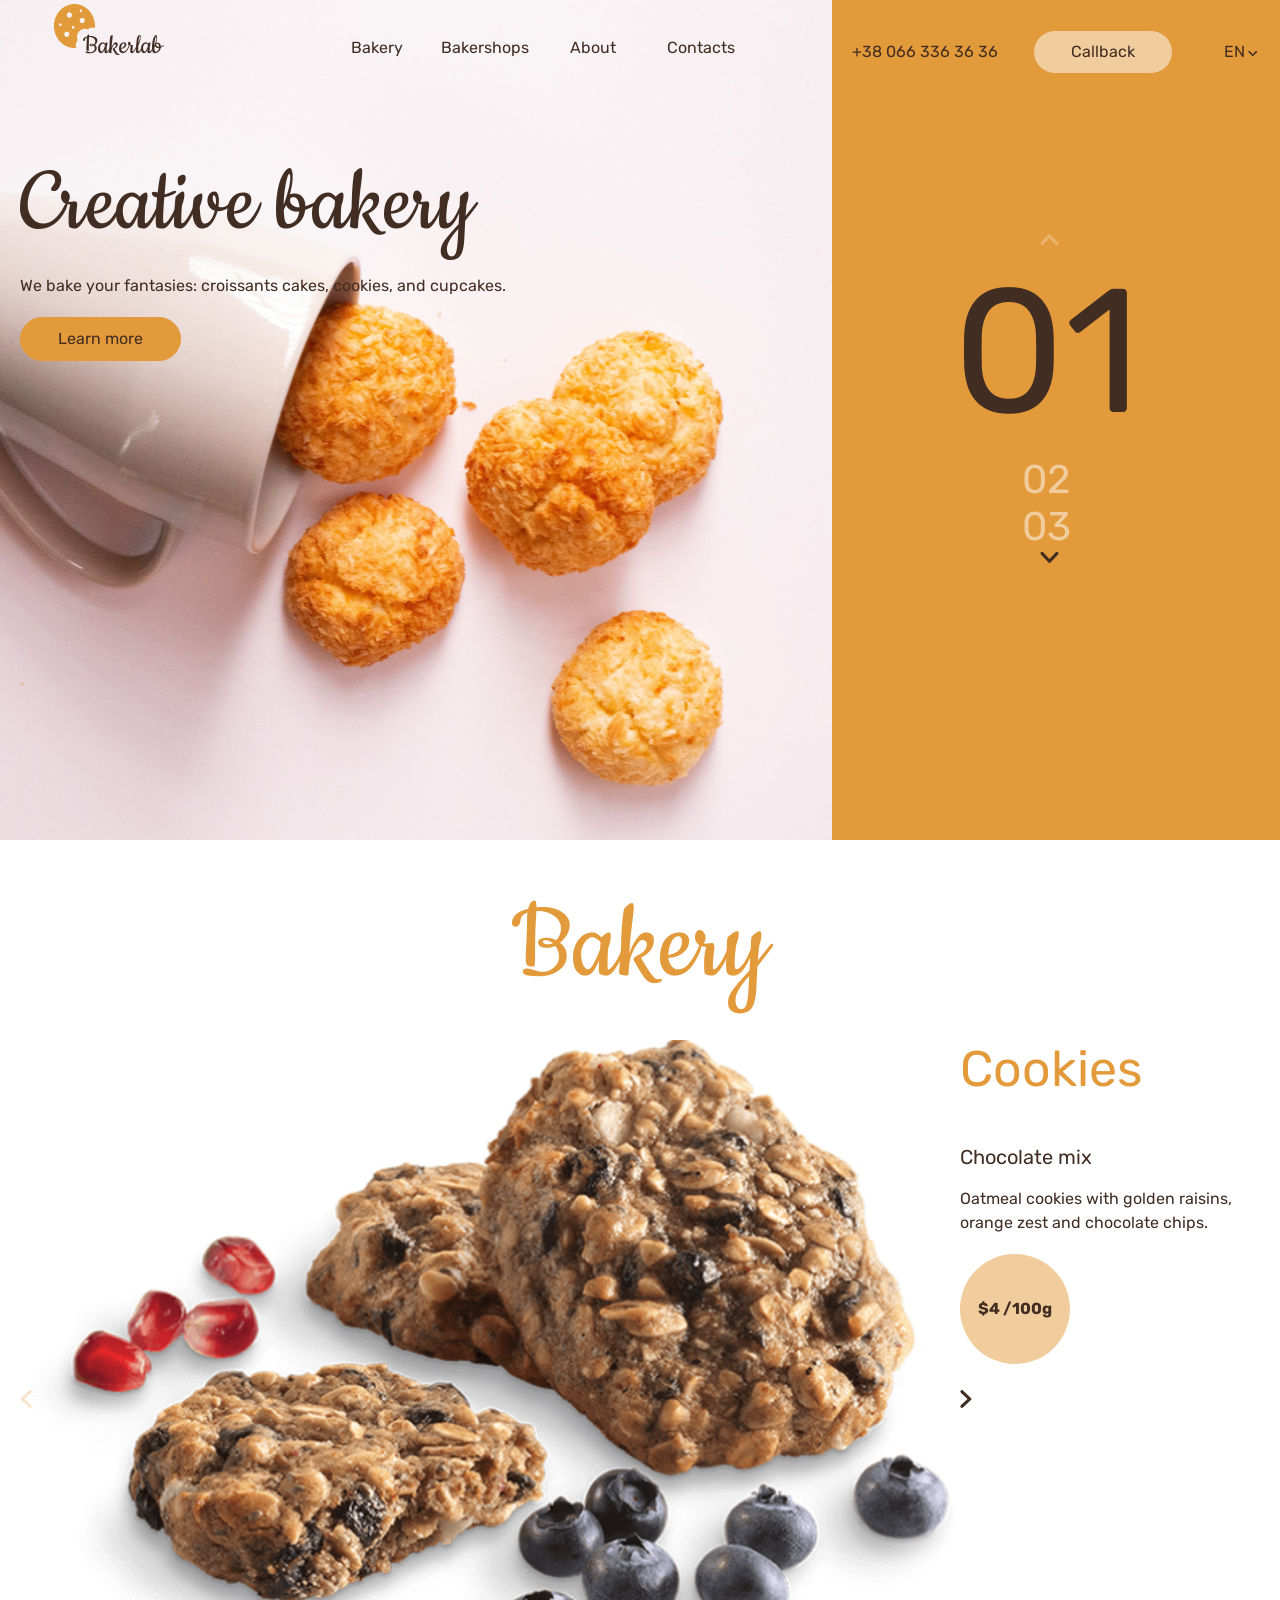
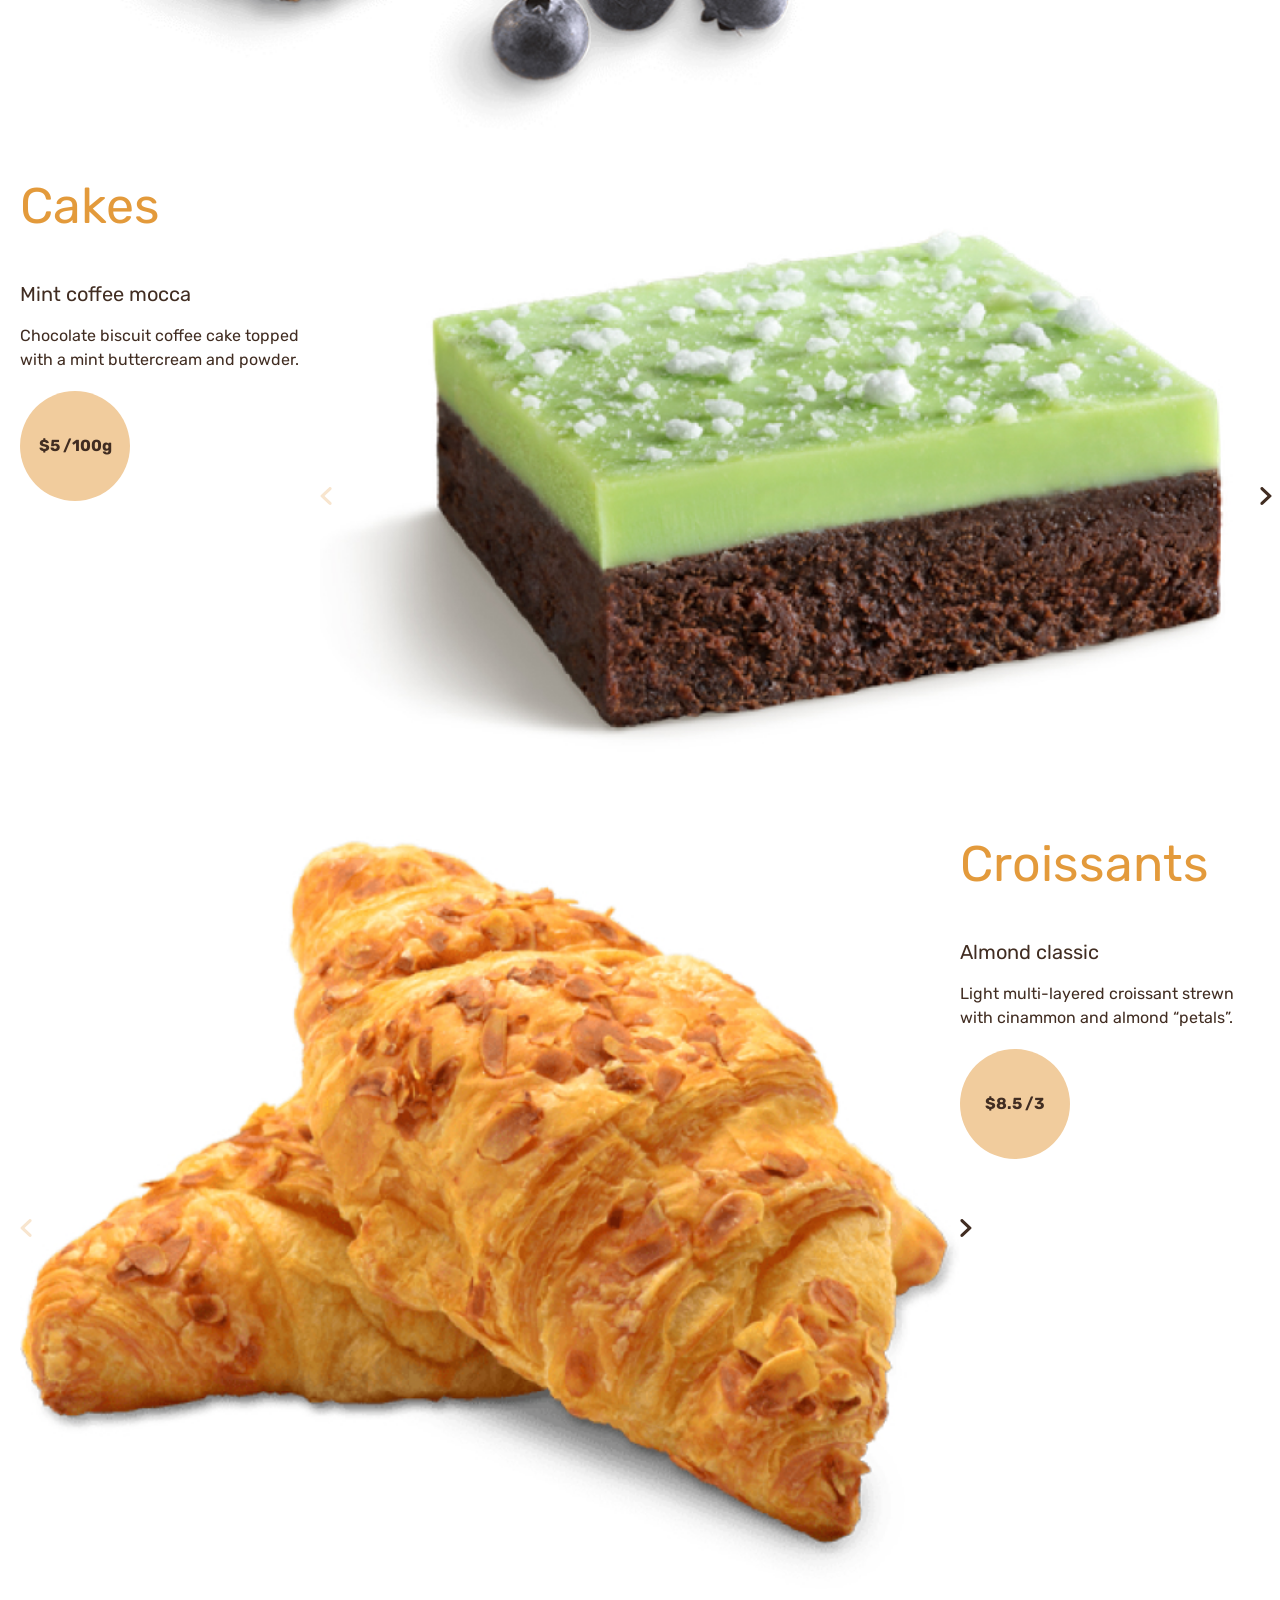
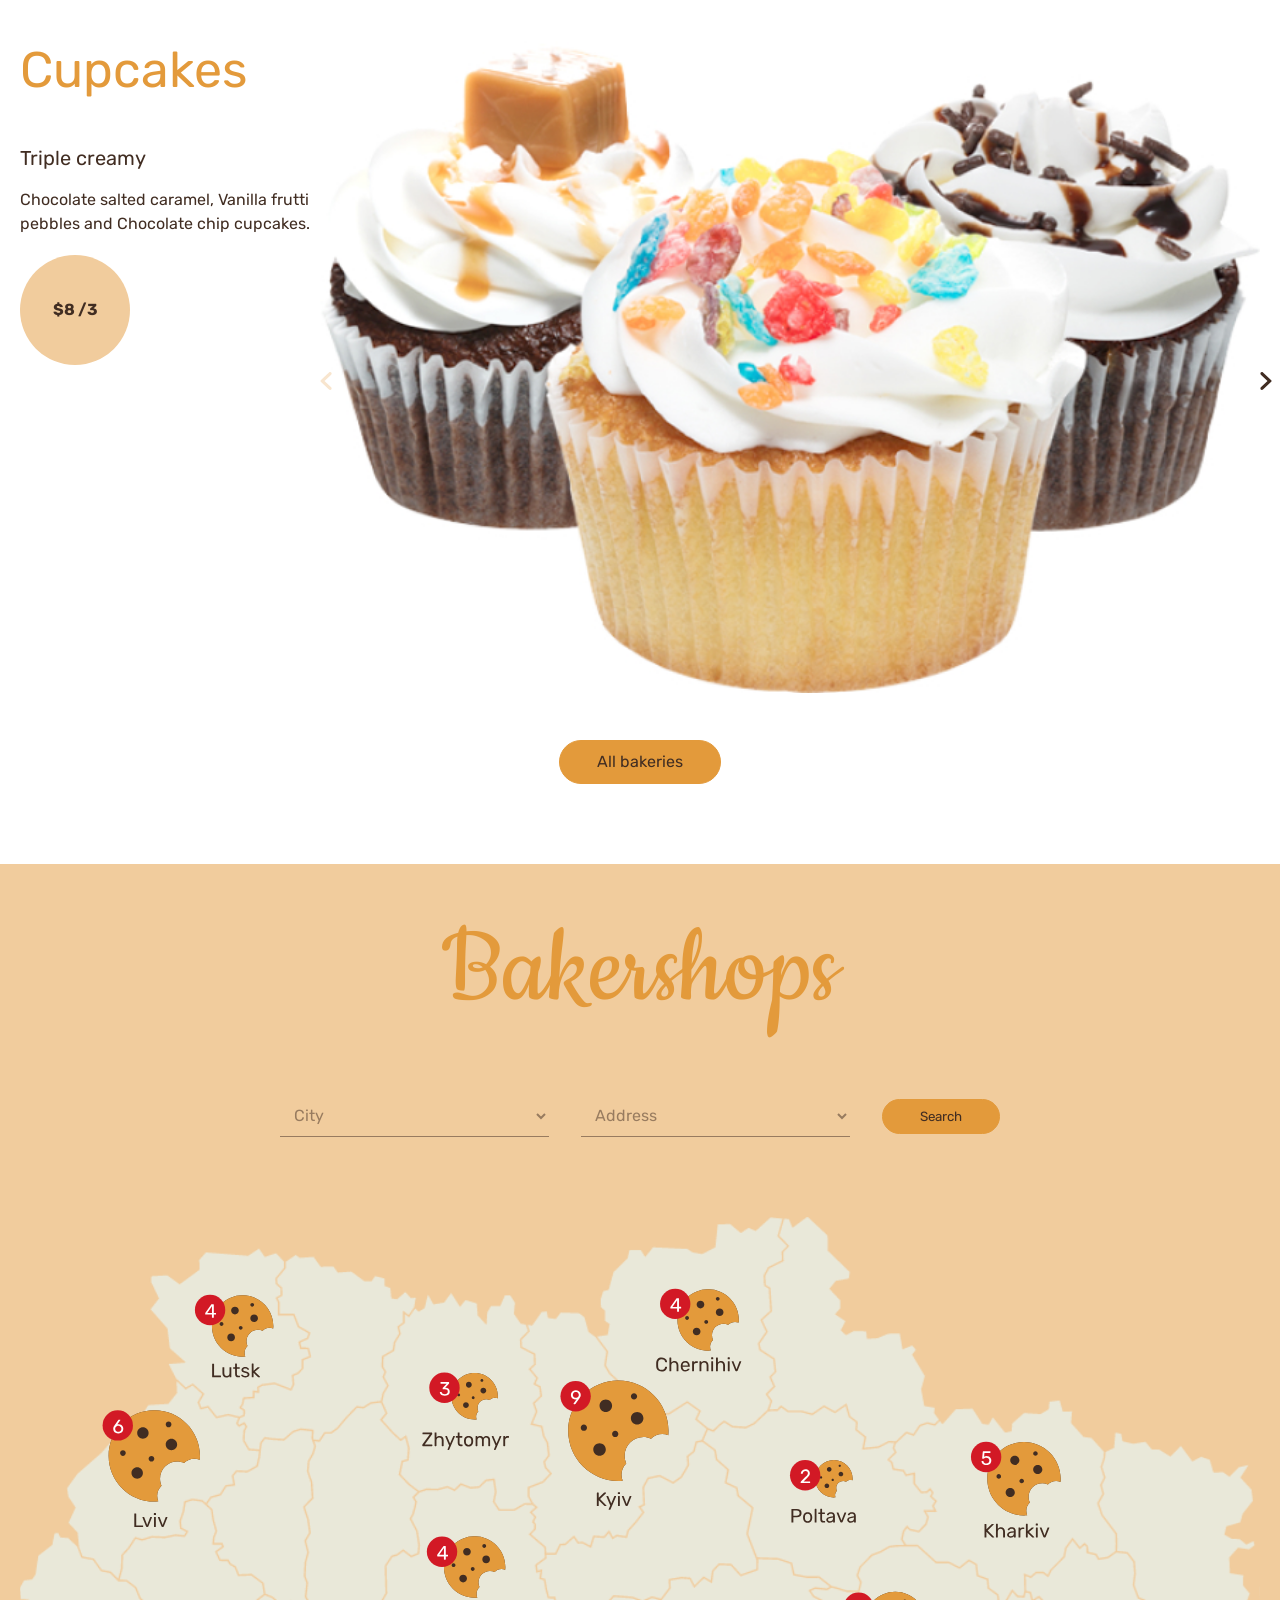
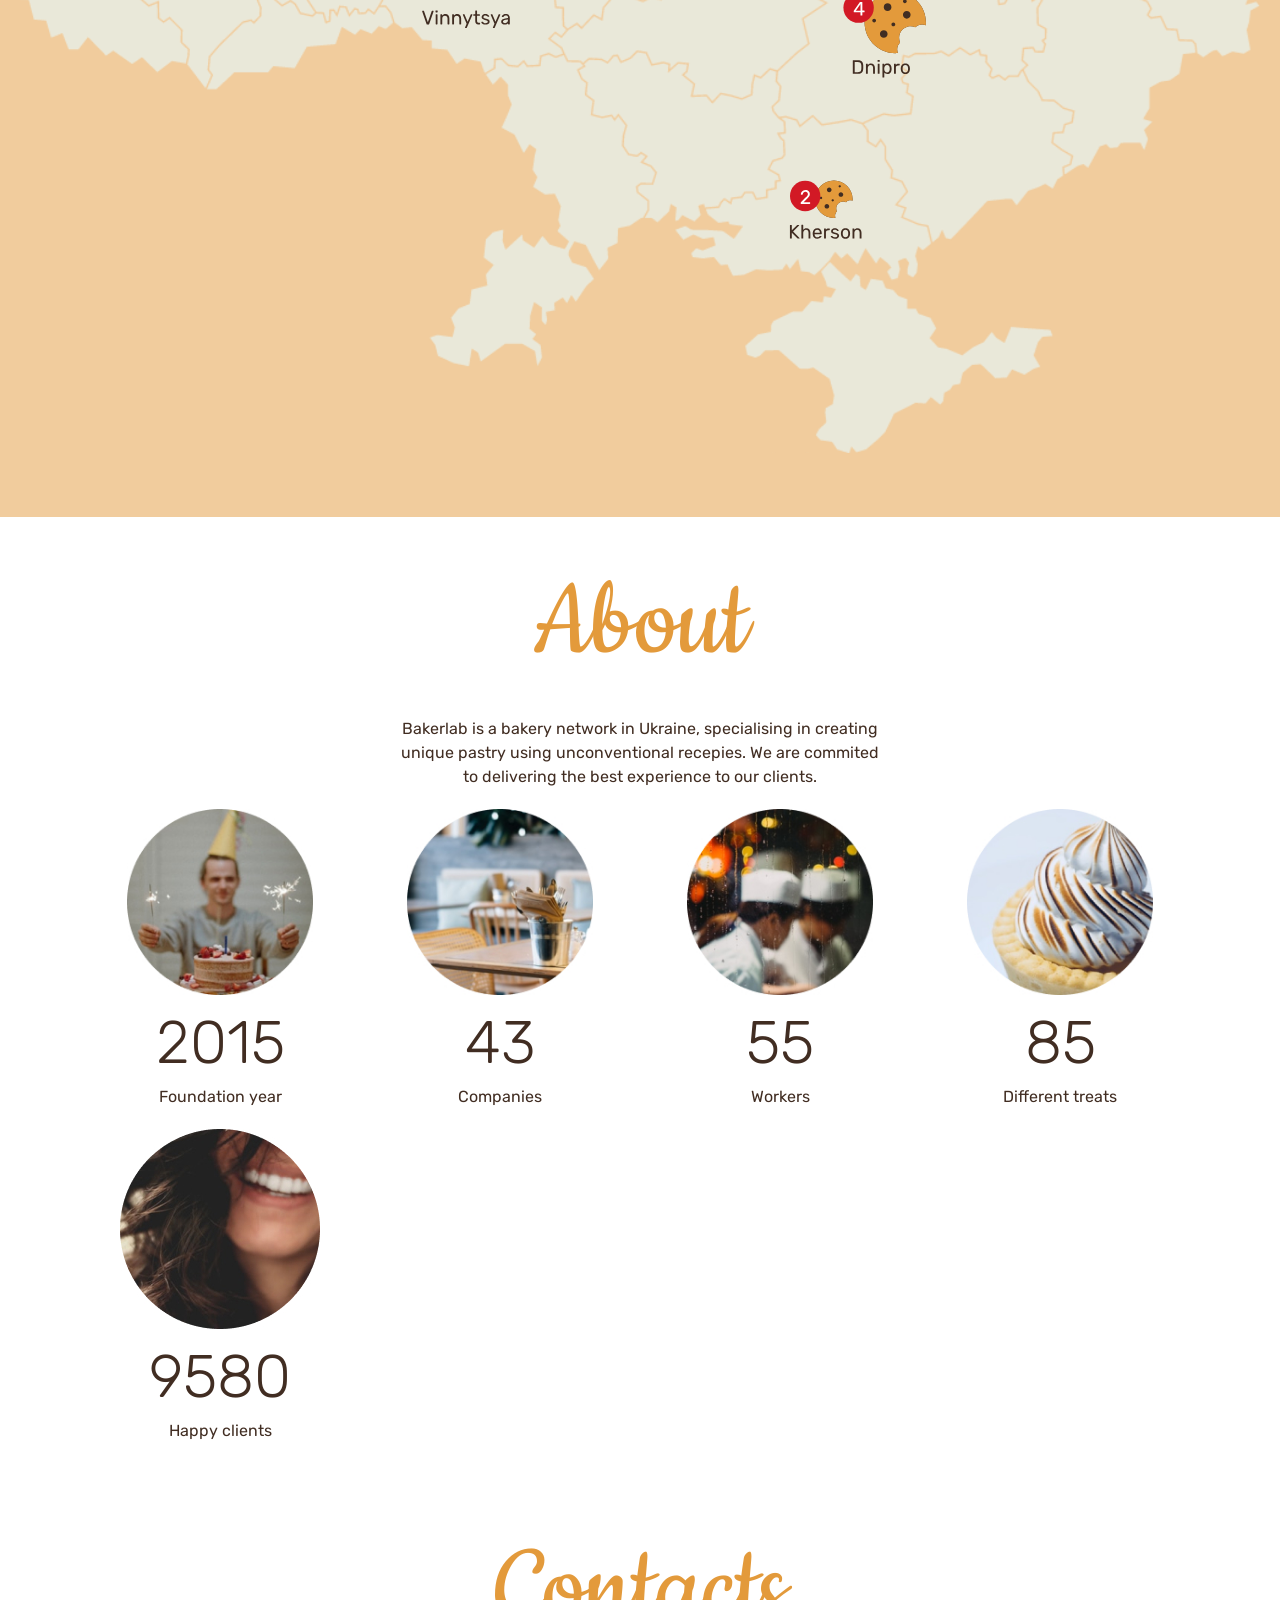
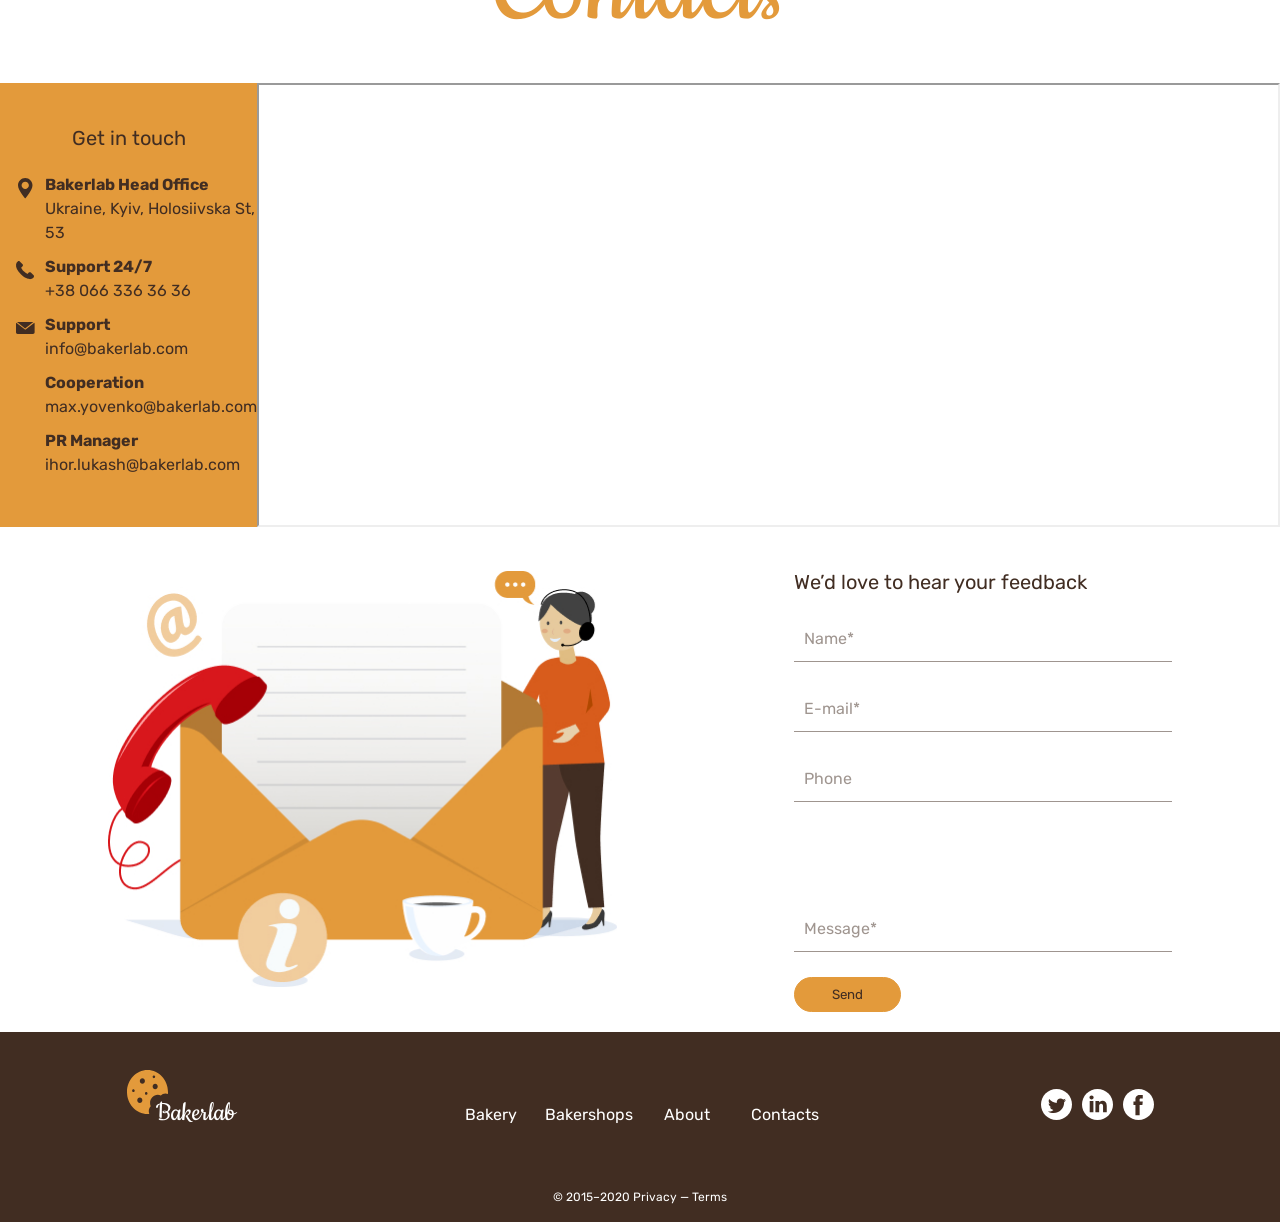
<file: index.html>
<!DOCTYPE html><html lang="en"><head><meta charset="UTF-8"><meta name="viewport" content="width=device-width, initial-scale=1.0"><title>Bakery</title><link rel="shortcut icon" href="logo.16ac836d.svg"><link rel="preconnect" href="https://fonts.gstatic.com"><link href="https://fonts.googleapis.com/css2?family=Cookie&display=swap" rel="stylesheet"><link href="https://fonts.googleapis.com/css2?family=Rubik&display=swap" rel="stylesheet"><link rel="stylesheet" href="main.fd052c14.css"></head><body> <header class="header"> <div class="header__container container"> <div class="header__content"> <div class="header__top"> <a href="#" class="header__logo logo"> Bakerlab </a> <div class="header__burger burger"> <div class="burger__line"></div> </div> <nav class="header__nav nav"> <ul class="nav__list"> <li class="nav__item"> <a href="#bakery" class="nav__link"> Bakery </a> </li> <li class="nav__item"> <a href="#bakershops" class="nav__link"> Bakershops </a> </li> <li class="nav__item"> <a href="#about" class="nav__link"> About </a> </li> <li class="nav__item"> <a href="#contacts" class="nav__link"> Contacts </a> </li> </ul> <div class="nav__aside"> <a href="tel:+380663363636" class="nav__link nav__link--tel"> +38 066 336 36 36 </a> <a href="#feedback" class="nav__button button"> Callback </a> <div class="nav__press nav__press--bottom">EN</div> <div class="list list--bottom"> <div class="list__select">EN</div> <div class="list__select">RU</div> <div class="list__select">UA</div> </div> </div> </nav> </div> <div class="header__center"> <h1 class="header__heading"> Creative bakery </h1> <div class="header__text"> We bake your fantasies: croissants cakes, cookies, and cupcakes. </div> <a href="#about" class="header__button button"> Learn more </a> </div> <div class="header__switcher switcher"> <div class="switcher__number switcher__number--active">01</div> <div class="switcher__number">02</div> <div class="switcher__number">03</div> </div> </div> <div class="header__aside aside"> <div class="aside__top"> <a href="tel:+380663363636" class="nav__link nav__link--tel"> +38 066 336 36 36 </a> <a href="#feedback" class="nav__button button"> Callback </a> <div class="nav__press nav__press--top">EN</div> <div class="list list--top"> <div class="list__select">EN</div> <div class="list__select">RU</div> <div class="list__select">UA</div> </div> </div> <div class="aside__switcher switcher"> <div class="switcher__number switcher__number--active">01</div> <div class="switcher__number">02</div> <div class="switcher__number">03</div> </div> </div> </div> </header> <main class="main"> <section class="bakery"> <a name="bakery"></a> <div class="bakery__container container"> <h2 class="bakery__title title"> Bakery </h2> <div class="bakery__cards"> <div class="sweet-card"> <div class="sweet-card__main"> <div class="sweet-card__type"> Cookies </div> <div class="sweet-card__name"> Chocolate mix </div> <p class="sweet-card__description"> Oatmeal cookies with golden raisins, orange zest and chocolate chips. </p> <span class="sweet-card__info"> <span class="sweet-card__price"> $4 </span> <span class="sweet-card__weight"> 100g </span> </span> </div> <div class="sweet-card__img"> <img class="sweet-card__image" src="bakery-1.da4d136a.jpg" alt="Chocolate mix"> </div> </div> <div class="sweet-card"> <div class="sweet-card__main"> <div class="sweet-card__type"> Cakes </div> <div class="sweet-card__name"> Mint coffee mocca </div> <p class="sweet-card__description"> Chocolate biscuit coffee cake topped with a mint buttercream and powder. </p> <span class="sweet-card__info"> <span class="sweet-card__price"> $5 </span> <span class="sweet-card__weight"> 100g </span> </span> </div> <div class="sweet-card__img"> <img class="sweet-card__image" src="bakery-2.aeed00f6.jpg" alt="Mint coffee mocca"> </div> </div> <div class="sweet-card"> <div class="sweet-card__main"> <div class="sweet-card__type"> Croissants </div> <div class="sweet-card__name"> Almond classic </div> <p class="sweet-card__description"> Light multi-layered croissant strewn with cinammon and almond “petals”. </p> <span class="sweet-card__info"> <span class="sweet-card__price"> $8.5 </span> <span class="sweet-card__weight"> 3 </span> </span> </div> <div class="sweet-card__img"> <img class="sweet-card__image" src="bakery-3.00a68bfb.jpg" alt="Almond classic"> </div> </div> <div class="sweet-card"> <div class="sweet-card__main"> <div class="sweet-card__type"> Cupcakes </div> <div class="sweet-card__name"> Triple creamy </div> <p class="sweet-card__description"> Chocolate salted caramel, Vanilla frutti pebbles and Chocolate chip cupcakes. </p> <span class="sweet-card__info"> <span class="sweet-card__price"> $8 </span> <span class="sweet-card__weight"> 3 </span> </span> </div> <div class="sweet-card__img"> <img class="sweet-card__image" src="bakery-4.784c302f.jpg" alt="Triple creamy"> </div> </div> </div> <a href="#" class="sweet-card__button button"> All bakeries </a> </div> </section> <section class="bakershops"> <a name="bakershops"></a> <div class="bakershops__container container"> <h2 class="bakershops__title title"> Bakershops </h2> <form action="#" class="bakershops__form form"> <select name="city" id="city" class="form__select"> <option value="city" class="form__select"> City </option> <option value="Kyiv" class="form__select"> Kyiv </option> <option value="Chernihiv" class="form__select"> Chernihiv </option> <option value="Zhytomyr" class="form__select"> Zhytomyr </option> </select> <select name="address" id="address" class="form__select"> <option value="address" class="form__select"> Address </option> </select> <button class="form__button button"> Search </button> </form> <img src="map.fd9a5179.svg" alt="Ukraine" class="bakershops__img"> <div class="bakershops__labels"> <label for="minus" class="bakershops__label bakershops__label--min"> <input type="checkbox" name="minus" id="minus" class="bakershops__input">- </label> <label for="plus" class="bakershops__label bakershops__label--max"> <input type="checkbox" name="plus" id="plus" class="bakershops__input">+ </label> </div> </div> </section> <section class="about"> <a name="about"></a> <div class="about__container container"> <h2 class="about__title title"> About </h2> <div class="about__description"> Bakerlab is a bakery network in Ukraine, specialising in creating unique pastry using unconventional recepies. We are commited to delivering the best experience to our clients. </div> <div class="about__facts"> <div class="fact"> <div class="fact__img fact__img--1"></div> <div class="fact__number"> 2015 </div> <div class="fact__meaning"> Foundation year </div> </div> <div class="fact"> <div class="fact__img fact__img--2"></div> <div class="fact__number"> 43 </div> <div class="fact__meaning"> Companies </div> </div> <div class="fact"> <div class="fact__img fact__img--3"></div> <div class="fact__number"> 55 </div> <div class="fact__meaning"> Workers </div> </div> <div class="fact"> <div class="fact__img fact__img--4"></div> <div class="fact__number"> 85 </div> <div class="fact__meaning"> Different treats </div> </div> <div class="fact"> <div class="fact__img fact__img--5"></div> <div class="fact__number"> 9580 </div> <div class="fact__meaning"> Happy clients </div> </div> </div> </div> </section> <section class="contacts"> <a name="contacts"></a> <h2 class="contacts__title title"> Contacts </h2> <div class="contacts__container"> <div class="contacts__info"> <h3 class="contacts__heading"> Get in touch</h3> <p class="contacts__header contacts__header--address"> <strong>Bakerlab Head Office</strong> <br> Ukraine, Kyiv, Holosiivska St, 53 </p> <p class="contacts__header contacts__header--phone"> <strong>Support 24/7</strong> </p> <a class="contacts__link contacts__link--phone" href="tel:+380663363636">+38 066 336 36 36</a> <p class="contacts__header contacts__header--mail"> <strong>Support</strong> </p> <a class="contacts__link contacts__link--mail" href="mailto:info@bakerlab.com"> info@bakerlab.com </a> <p class="contacts__header"> <strong>Cooperation</strong> <a class="contacts__link" href="mailto:max.yovenko@bakerlab.com"> max.yovenko@bakerlab.com </a> </p> <p class="contacts__header"> <strong>PR Manager</strong> <a class="contacts__link" href="mailto:ihor.lukash@bakerlab.com"> ihor.lukash@bakerlab.com </a> </p> </div> <div class="contacts__map"> <iframe src="https://www.google.com/maps/embed?pb=!1m18!1m12!1m3!1d2543.3621856365294!2d30.51008881525413!3d50.39708737946799!2m3!1f0!2f0!3f0!3m2!1i1024!2i768!4f13.1!3m3!1m2!1s0x40d4c8ca89299f11%3A0x4a4968e0ee2613b5!2z0YPQuy4g0JPQvtC70L7RgdC10LXQstGB0LrQsNGPLCA1Mywg0JrQuNC10LIsIDAyMDAw!5e0!3m2!1sru!2sua!4v1612297572130!5m2!1sru!2sua" width="600" height="450" allowfullscreen aria-hidden="false" tabindex="0"> </iframe> </div> </div> </section> <section class="feedback"> <a name="feedback"></a> <div class="feedback__container container"> <div class="feedback__img"></div> <div class="feedback__content"> <h3 class="feedback__heading"> We’d love to hear your feedback </h3> <form action="#" class="feedback__form" method="POST"> <input type="text" name="name" class="form__input" placeholder="Name*" required> <input type="email" class="form__input" id="email" placeholder="E-mail*" required> <input type="tel" name="phone" class="form__input" placeholder="Phone"> <input type="text" name="message" class="form__input form__input--message" placeholder="Message*" required> <button type="submit" class="feedback__button button"> Send </button> </form> </div> </div> </section> </main> <footer class="footer"> <div class="footer__container container"> <div class="footer__content"> <a href="#" class="footer__logo logo"> Bakerlab </a> <nav class="footer__nav"> <ul class="footer__list"> <li class="footer__item"> <a href="#bakery" class="footer__link"> Bakery </a> </li> <li class="footer__item"> <a href="#bakershops" class="footer__link"> Bakershops </a> </li> <li class="footer__item"> <a href="#about" class="footer__link"> About </a> </li> <li class="footer__item"> <a href="#contacts" class="footer__link"> Contacts </a> </li> </ul> </nav> <div class="footer__media media"> <a href="https://twitter.com/" class="media__link media__link--twitter"></a> <a href="https://www.instagram.com/" class="media__link media__link--linkdin"></a> <a href="https://www.facebook.com/" class="media__link media__link--fb"></a> </div> </div> <div class="footer__copyright"> <span>© 2015–2020</span> <span>Privacy — Terms</span> </div> </div> </footer> <script type="text/javascript" src="main.0c44cdfc.js"></script> </body></html>
</file>
<file: main.fd052c14.css>
h1{font-family:Roboto,sans-serif;font-weight:400}@font-face{font-family:Roboto;src:url(Roboto-Regular-webfont.1b7be813.woff) format("woff");font-weight:400;font-style:normal}*{box-sizing:border-box}body,h1,h2,h3,li,p,ul{margin:0;padding:0}a,a:visited,button,input,input::placeholder,option,select{font-family:inherit;color:inherit;text-decoration:none}ul{list-style:none}.header{position:relative;width:100%;background-image:url(header-bg.991e2d90.jpg);background-repeat:no-repeat;background-position:50%;background-size:cover;height:568px}.header__top{padding-top:30px;display:flex;justify-content:space-between;align-items:flex-end}.header__logo{color:#412d22;margin-left:25px}.header__heading{font-family:Cookie,cursive;font-weight:400;color:#412d22;font-size:100px;line-height:80px;padding-top:100px}.header__text{font-size:16px;padding-top:29px;padding-bottom:19px}.header__button{margin:0;background-color:#e39a3b}.header__aside{display:none}.header__switcher{display:grid;grid-template-columns:repeat(3,50px);column-gap:20px;justify-items:center;align-items:baseline;justify-content:center;position:absolute;right:0;left:0;bottom:26px}.header__switcher:before{content:url(vector-left--accent.aceaeed2.svg);position:absolute;left:40px;top:12px;cursor:pointer}.header__switcher:after{content:url(vector-right.6d0f6afa.svg);position:absolute;right:40px;top:12px;cursor:pointer}@media (min-width:1024px){.header{background-image:none;height:840px}.header__top{align-items:baseline;justify-content:space-around}.header__logo{margin:0}.header__container{display:flex;height:100%}.header__switcher{display:none}.header__content{flex-grow:2;background-image:url(header-bg.991e2d90.jpg);background-position:50%;background-size:cover;position:absolute;left:0;width:65%;height:840px}.header__center{padding-left:20px}.header__aside{display:block;flex-grow:1;background-color:#e39a3b;position:absolute;right:0;width:35%;height:840px;padding-right:20px}}@media (min-width:1440px){.header__center{position:absolute;right:30%;top:5%}}.list{display:none;padding-left:20px;cursor:pointer}.list--open{display:block}.list__select,.list__select:hover{border:1px solid transparent}.list__select:hover{background-color:#f1cc9d;border-radius:5px}.aside__top{display:flex;justify-content:space-around;align-items:baseline;padding-top:30px;height:120px}.aside__switcher{padding-top:100px;display:flex;flex-direction:column;align-items:center;position:relative;padding-bottom:26px}.aside__switcher:before{content:url(vector-left.e633facf.svg);transform:rotate(90deg) translate(50%);cursor:pointer}.aside__switcher:after{content:url(vector-right.6d0f6afa.svg);transform:rotate(90deg) translate(-50%);cursor:pointer}.burger{width:35px;height:35px;margin-top:-10px;padding:10px;cursor:pointer;z-index:2}.burger__line{width:25px;height:2px;background-color:#412d22;position:relative;transition:transform .3s linear}.burger__line:before{top:-8px}.burger__line:after{bottom:-8px}.burger__line:after,.burger__line:before{content:"";position:absolute;width:25px;height:2px;background-color:#412d22}.burger__line--open{transform:rotate(45deg)}.burger__line--open:before{top:0;transform:rotate(0)}.burger__line--open:after{top:0;transform:rotate(90deg)}@media (min-width:1024px){.burger{display:none}}.nav{display:none}.nav--mobile{padding-top:60px;position:absolute;display:block;height:568px;background-color:#e39a3b;right:0;left:120px;top:0;z-index:1}.nav__link{display:inline-block;padding:20px;transition:color .2s linear}.nav__link:hover{color:#e39a3b}.nav__link--tel{padding-top:30px}.nav__link--tel:hover{color:#f1cc9d}.nav__link--active{color:#e39a3b}.nav__button{background-color:#f1cc9d;margin:30px}.nav__select{border:none;background-color:transparent;padding:0 15px;cursor:pointer;outline:none}.nav__press{padding-left:20px;position:relative;cursor:pointer}.nav__press:after{content:url(vector-right.6d0f6afa.svg);position:absolute;transform:rotate(90deg) scale(.5)}@media (min-width:1024px){.nav{display:flex}.nav__list{display:grid;justify-items:center;grid-template-columns:repeat(4,1fr);column-gap:10px}.nav__link{padding:5px}.nav__button{margin:0}.nav__aside{display:none}}.logo{color:inherit;font-size:30px;line-height:33px;font-family:Cookie,cursive;position:relative}.logo:before{content:"";position:absolute;background-image:url(logo.16ac836d.svg);background-repeat:no-repeat;background-position:50%;width:112px;height:59px;top:-34px;left:-64px}.switcher__number{color:#e39a3b;font-size:16px;line-height:19px}.switcher__number--active{color:#412d22;font-size:40px;line-height:47px}@media (min-width:1024px){.switcher__number{color:#f1cc9d;font-size:40px;line-height:47px}.switcher__number--active{color:#412d22;font-size:176px;line-height:209px}}.title{color:#e39a3b;font-size:60px;line-height:67px;font-family:Cookie,cursive;font-weight:400;text-align:center;padding:40px 0 20px}@media (min-width:1024px){.title{color:#e39a3b;font-size:120px;line-height:133px;padding-bottom:27px}}.bakery{padding-bottom:40px}@media (min-width:768px){.bakery{padding-bottom:80px}}.sweet-card{margin-bottom:40px}.sweet-card__type{color:#e39a3b;font-size:35px;line-height:41px;margin-bottom:15px}.sweet-card__name{font-size:20px;line-height:1.5;margin-bottom:15px}.sweet-card__info{display:flex;flex-direction:column;justify-content:center;align-items:center;width:65px;height:65px;margin-top:19px;background-color:#f1cc9d;border-radius:50%;font-weight:700}.sweet-card__button{margin:0 auto;background-color:#e39a3b}.sweet-card__img{width:272px;position:relative;margin:auto}.sweet-card__img:before{content:url(vector-left.e633facf.svg);position:absolute;top:50%}.sweet-card__img:before:hover{cursor:pointer}.sweet-card__img:after{content:url(vector-right.6d0f6afa.svg);position:absolute;top:50%}.sweet-card__img:after:hover{cursor:pointer}.sweet-card__image{object-fit:contain;object-position:center;width:100%}@media (min-width:768px){.sweet-card{display:flex;justify-content:space-between}.sweet-card:nth-child(odd){flex-direction:row-reverse}.sweet-card__main{max-width:300px}.sweet-card__img{margin:0;width:400px}}@media (min-width:1024px){.sweet-card__img{width:100%}.sweet-card__type{color:#e39a3b;font-size:50px;line-height:59px;margin-bottom:43px}.sweet-card__name{font-size:20px}.sweet-card__info{width:110px;height:110px;flex-direction:row}.sweet-card__price:after{content:"/"}}@media (min-width:1440px){.sweet-card__img{width:900px}.sweet-card__image{height:514px}}.button{display:block;width:fit-content;border:1px solid #e39a3b;border-radius:40px;padding:9px 37px;cursor:pointer;transition:background-color,color .6s linear}.button:hover{background-color:#fff}.bakershops{background-color:#f1cc9d;padding-bottom:30px}.bakershops__img{object-fit:contain;object-position:center;width:100%}.bakershops__labels{display:flex;justify-content:center}.bakershops__label{display:inline-block;width:40px;height:40px;background-color:#fff;border-radius:50%;line-height:40px;font-weight:700;text-align:center;margin-left:30px;cursor:pointer}.bakershops__input{display:none}@media (min-width:768px){.bakershops{padding-bottom:57px}.bakershops__labels{display:none}}.form__input,.form__select{color:#412d22;font-size:16px;line-height:24px;opacity:.5;border:none;border-bottom:1px solid #412d22;width:100%;background-color:transparent;padding:10px;margin-bottom:25px;cursor:pointer;outline:none}.form__button{margin:35px auto 12px;background-color:#e39a3b}.form__input--message{padding-top:90px}@media (min-width:1024px){.form{display:flex;width:720px;align-items:baseline;margin:auto auto 55px}.form__button,.form__input+.form__input,.form__input+.form__select,.form__select+.form__input,.form__select+.form__select{margin-left:32px}.form__input+.form__input{margin-left:0}}.about{padding-bottom:40px}.about__description{text-align:center;padding-bottom:20px;max-width:480px;margin:auto}.about__facts{display:grid;justify-content:center;grid-template-columns:repeat(auto-fit,200px);grid-template-rows:repeat(auto-fit,300px);column-gap:80px;row-gap:20px}.fact{display:flex;flex-direction:column;text-align:center}.fact__number{font-weight:300;font-size:60px;line-height:71px;margin:12px 0 7px}.fact__img{width:100%;height:200px;background-position:50%;background-repeat:no-repeat;background-size:contain;transition:transform .3s linear}.fact__img:hover{transform:scale(1.2)}.fact__img--1{background-image:url(about-1.93da0dbe.jpg)}.fact__img--2{background-image:url(about-2.7f177095.jpg)}.fact__img--3{background-image:url(about-3.e3b6a87f.jpg)}.fact__img--4{background-image:url(about-4.70da60f5.jpg)}.fact__img--5{background-image:url(about-5.ac41aef0.jpg)}.contacts{background-color:#e39a3b}.contacts__title{color:#fff}.contacts__heading{font-weight:400;font-size:20px;margin-bottom:20px;margin-left:-45px;text-align:center}.contacts__info{padding:0 0 40px 45px}.contacts__header{margin-bottom:10px;position:relative}.contacts__header--address :before{content:url(address.616f865c.svg);position:absolute;left:-35px}.contacts__header--phone{margin-bottom:0}.contacts__header--phone :before{content:url(phone.b5e8991c.svg);position:absolute;left:-35px}.contacts__header--mail{margin-bottom:0}.contacts__header--mail :before{content:url(mail.3999f47c.svg);position:absolute;left:-35px}.contacts__link{display:block}.contacts__link--mail,.contacts__link--phone{margin-bottom:10px}.contacts__map{width:100%}.contacts__map iframe{width:inherit}@media (min-width:768px){.contacts{background-color:#fff}.contacts__container{display:flex}.contacts__info{padding-top:40px;background-color:#e39a3b;flex-grow:1}.contacts__map{flex-grow:2}.contacts__map iframe{height:100%}.contacts__title{color:#e39a3b}}.feedback__container{display:flex;flex-direction:column-reverse;justify-content:center;align-items:center}.feedback__button{background-color:#e39a3b;margin-bottom:20px}.feedback__img{background-image:url(feedback.75faa22e.jpg);background-position:50%;background-repeat:no-repeat;background-size:contain;width:100%;height:205px}.feedback__heading{padding-top:40px;margin-bottom:20px;font-size:20px;font-weight:400}@media (min-width:768px){.feedback__container{flex-direction:row;justify-content:space-around}}@media (min-width:1024px){.feedback__img{width:509px;height:417px}.feedback__form{width:378px}}.footer{background-color:#412d22;color:#fff}.footer__content{display:flex;flex-direction:column;padding-left:30px;justify-content:space-around;height:470px}.footer__logo{margin-top:65px}.footer__link{display:inline-block;color:#fff;padding:20px 0;transition:color .2s linear}.footer__link:hover{color:#f1cc9d}.footer__copyright{text-align:center;padding:45px 0;font-size:12px}.footer__copyright:first-child{padding-right:10px}@media (min-width:768px){.footer__content{flex-direction:row;align-items:baseline;height:140px}.footer__list{display:grid;justify-items:center;grid-template-columns:repeat(4,1fr);column-gap:10px}.footer__copyright{padding:16px 0}}.media{display:flex;justify-content:space-around}.media__link{display:inline-block;width:31px;height:31px;transition:transform .3s linear}.media__link:hover{transform:scale(1.2)}.media__link--fb{background-image:url(facebook.6713f5f3.svg)}.media__link--twitter{background-image:url(twitter.c397c69d.svg)}.media__link--linkdin{background-image:url(linkedin.552f5e0b.svg)}@media (min-width:768px){.media{display:grid;justify-items:center;grid-template-columns:repeat(3,1fr);column-gap:10px}}html{font-family:Rubik,sans-serif;font-size:16px;line-height:1.5;color:#412d22;scroll-behavior:smooth}.container{padding:0 10px}@media (min-width:768px){.container{padding:0 20px}}@media (min-width:1440px){.container{width:1320px;padding:0;margin:0 auto}}
/*# sourceMappingURL=main.fd052c14.css.map */
</file>
